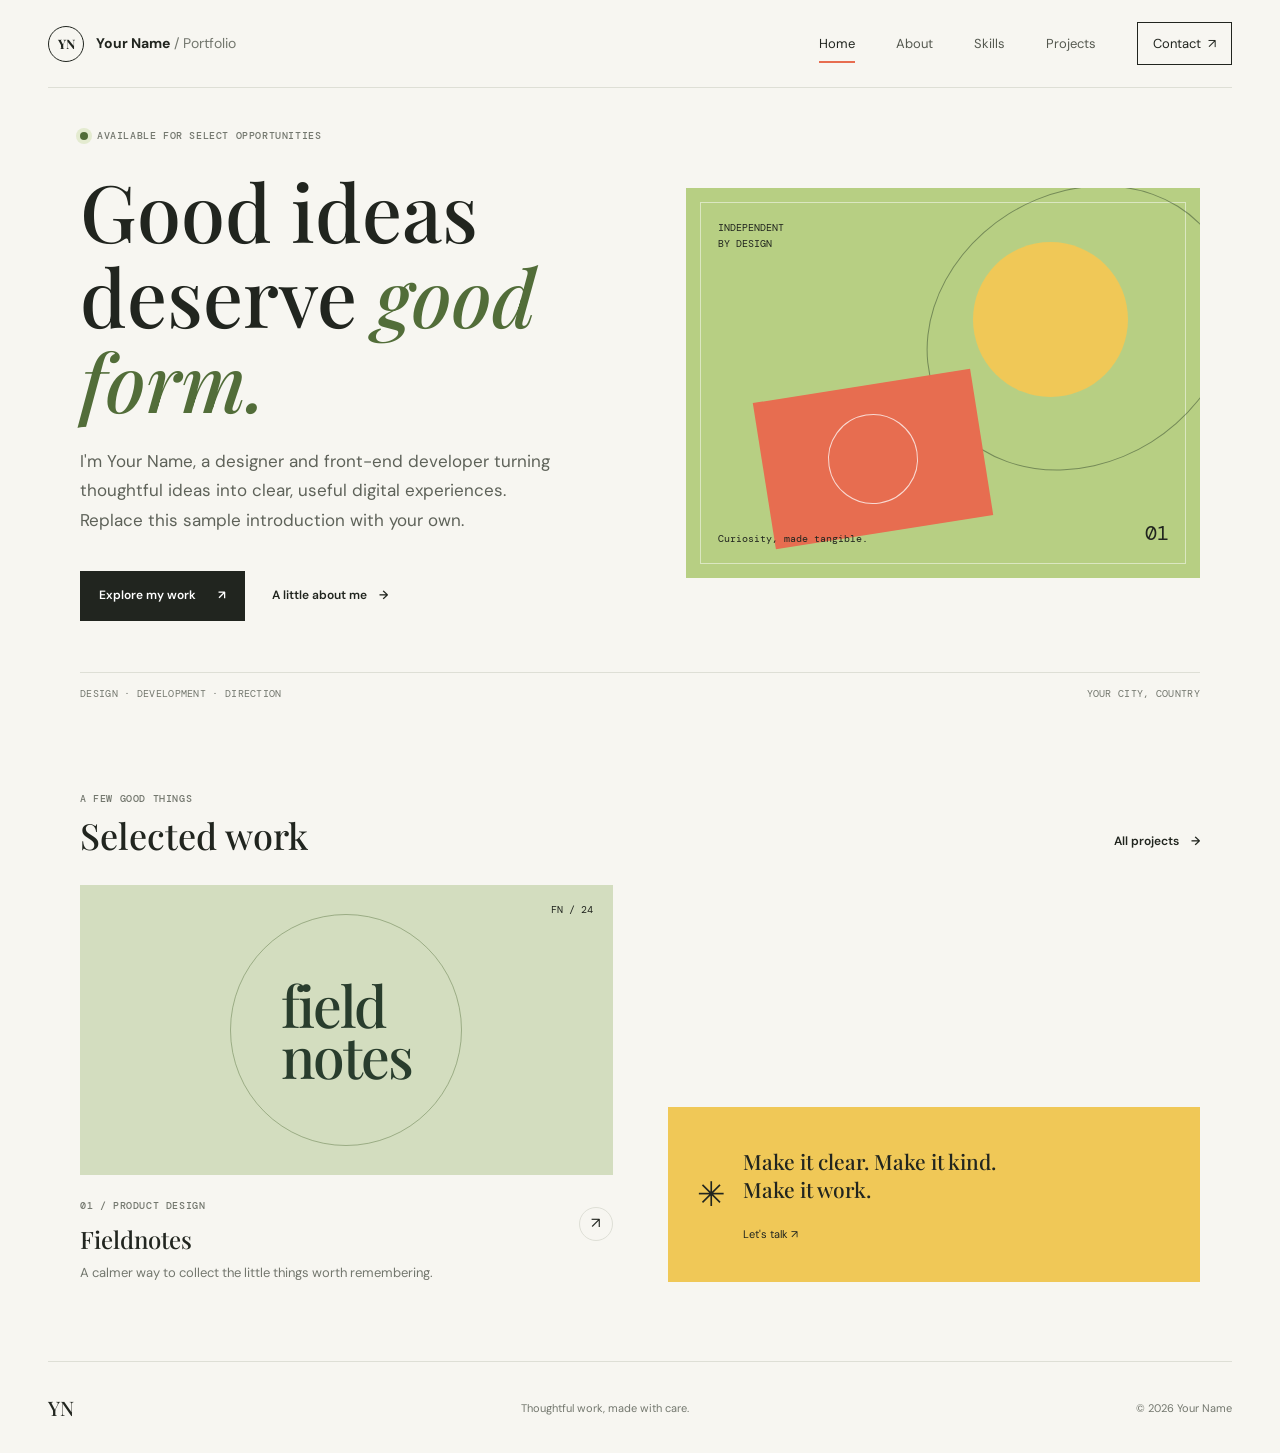
<file: index.html>
<!doctype html>
<html lang="en">
<head>
  <meta charset="utf-8">
  <meta name="viewport" content="width=device-width, initial-scale=1">
  <meta name="description" content="A replaceable sample portfolio for a designer and developer making useful things for people.">
  <title>Your Name | Portfolio</title>
  <link rel="stylesheet" href="style.css">
  <script src="script.js" defer></script>
</head>
<body>
  <a class="skip-link" href="#main">Skip to content</a>
  <header class="site-header">
    <a class="wordmark" href="index.html" aria-label="Your Name, home"><span class="wordmark-mark">YN</span><span>Your Name<span class="wordmark-detail"> / Portfolio</span></span></a>
    <button class="menu-toggle" type="button" aria-expanded="false" aria-controls="site-nav" aria-label="Open navigation"><span></span><span></span></button>
    <nav class="site-nav" id="site-nav" aria-label="Main navigation">
      <a href="index.html" aria-current="page">Home</a>
      <a href="about.html">About</a>
      <a href="skills.html">Skills</a>
      <a href="projects.html">Projects</a>
      <a class="nav-contact" href="contact.html">Contact <span aria-hidden="true">↗</span></a>
    </nav>
  </header>

  <main id="main">
    <section class="home-hero page-wrap">
      <div class="hero-copy">
        <p class="eyebrow"><span class="status-dot"></span> Available for select opportunities</p>
        <h1>Good ideas<br>deserve <em>good form.</em></h1>
        <p class="hero-intro">I'm Your Name, a designer and front-end developer turning thoughtful ideas into clear, useful digital experiences. Replace this sample introduction with your own.</p>
        <div class="hero-actions">
          <a class="button button-dark" href="projects.html">Explore my work <span aria-hidden="true">↗</span></a>
          <a class="text-link" href="about.html">A little about me <span aria-hidden="true">→</span></a>
        </div>
      </div>
      <div class="hero-art" aria-label="Abstract composition of colorful shapes" role="img">
        <div class="art-label">INDEPENDENT<br>BY DESIGN</div>
        <div class="art-sun"></div>
        <div class="art-orbit"></div>
        <div class="art-block"></div>
        <div class="art-number">01</div>
        <div class="art-caption">Curiosity, made tangible.</div>
      </div>
      <div class="hero-footnote"><span>DESIGN · DEVELOPMENT · DIRECTION</span><span>YOUR CITY, COUNTRY</span></div>
    </section>

    <section class="home-feature page-wrap" aria-labelledby="featured-heading">
      <div class="section-heading">
        <p class="eyebrow">A few good things</p>
        <h2 id="featured-heading">Selected work</h2>
        <a class="text-link" href="projects.html">All projects <span aria-hidden="true">→</span></a>
      </div>
      <a class="feature-project" href="projects.html#fieldnotes">
        <div class="feature-art feature-art-green"><span>field<br>notes</span><span class="feature-art-stamp">FN / 24</span></div>
        <div class="feature-meta"><div><span class="project-type">01 / PRODUCT DESIGN</span><h3>Fieldnotes</h3></div><span class="round-arrow" aria-hidden="true">↗</span></div>
        <p>A calmer way to collect the little things worth remembering.</p>
      </a>
      <div class="home-note"><span class="note-mark">✳</span><p>Make it clear. Make it kind. Make it work.</p><a href="contact.html" aria-label="Get in touch">Let's talk <span aria-hidden="true">↗</span></a></div>
    </section>
  </main>

  <footer class="site-footer"><a class="footer-mark" href="index.html">YN</a><p>Thoughtful work, made with care.</p><span>© <span data-year>2026</span> Your Name</span></footer>
</body>
</html>
</file>
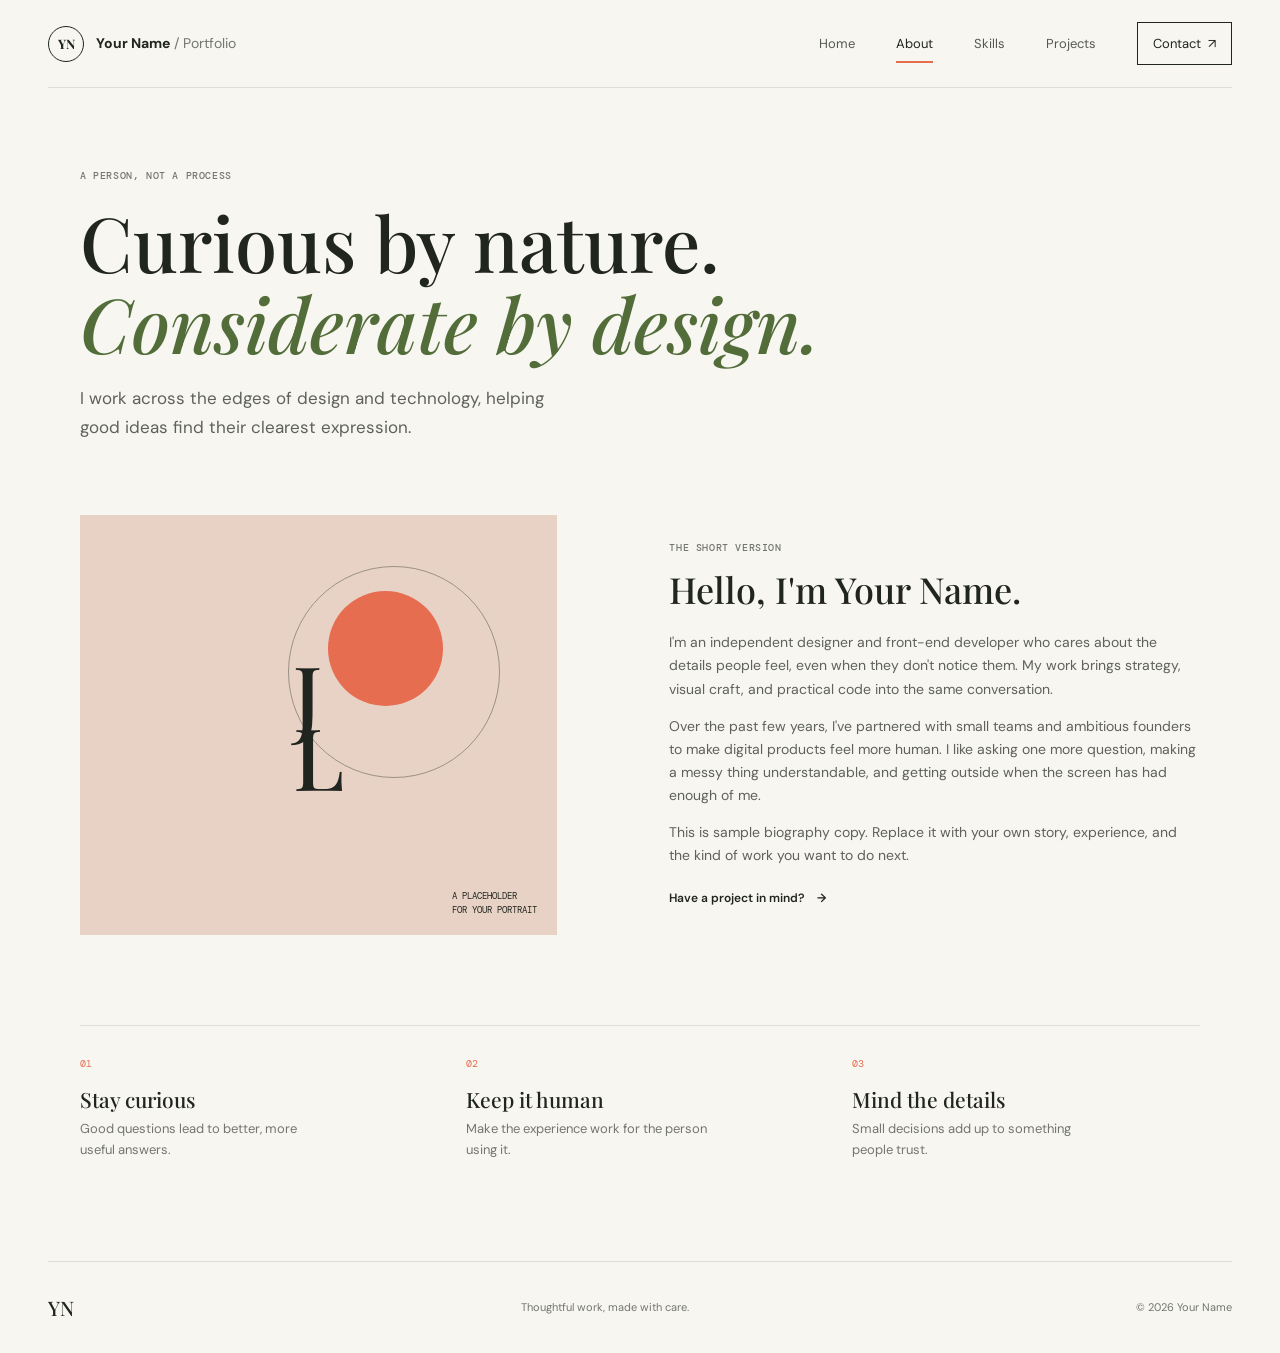
<file: about.html>
<!doctype html>
<html lang="en">
<head>
  <meta charset="utf-8">
  <meta name="viewport" content="width=device-width, initial-scale=1">
  <meta name="description" content="Meet the portfolio owner, an independent designer and front-end developer. Replace this sample copy with your own.">
  <title>About | Your Name</title>
  <link rel="stylesheet" href="style.css">
  <script src="script.js" defer></script>
</head>
<body>
  <a class="skip-link" href="#main">Skip to content</a>
  <header class="site-header">
    <a class="wordmark" href="index.html" aria-label="Your Name, home"><span class="wordmark-mark">YN</span><span>Your Name<span class="wordmark-detail"> / Portfolio</span></span></a>
    <button class="menu-toggle" type="button" aria-expanded="false" aria-controls="site-nav" aria-label="Open navigation"><span></span><span></span></button>
    <nav class="site-nav" id="site-nav" aria-label="Main navigation">
      <a href="index.html">Home</a><a href="about.html" aria-current="page">About</a><a href="skills.html">Skills</a><a href="projects.html">Projects</a><a class="nav-contact" href="contact.html">Contact <span aria-hidden="true">↗</span></a>
    </nav>
  </header>
  <main id="main" class="page-wrap inner-page">
    <div class="page-intro"><p class="eyebrow">A person, not a process</p><h1>Curious by nature.<br><em>Considerate by design.</em></h1><p class="lede">I work across the edges of design and technology, helping good ideas find their clearest expression.</p></div>
    <section class="about-layout" aria-labelledby="about-story">
      <div class="portrait-placeholder" role="img" aria-label="Portrait placeholder with abstract shapes"><span class="portrait-sun"></span><span class="portrait-lines">J<br>L</span><span class="portrait-caption">A PLACEHOLDER<br>FOR YOUR PORTRAIT</span></div>
      <div class="about-copy"><p class="eyebrow">The short version</p><h2 id="about-story">Hello, I'm Your Name.</h2><p>I'm an independent designer and front-end developer who cares about the details people feel, even when they don't notice them. My work brings strategy, visual craft, and practical code into the same conversation.</p><p>Over the past few years, I've partnered with small teams and ambitious founders to make digital products feel more human. I like asking one more question, making a messy thing understandable, and getting outside when the screen has had enough of me.</p><p>This is sample biography copy. Replace it with your own story, experience, and the kind of work you want to do next.</p><a class="text-link" href="contact.html">Have a project in mind? <span aria-hidden="true">→</span></a></div>
    </section>
    <section class="principles" aria-label="Working principles"><div><span>01</span><h3>Stay curious</h3><p>Good questions lead to better, more useful answers.</p></div><div><span>02</span><h3>Keep it human</h3><p>Make the experience work for the person using it.</p></div><div><span>03</span><h3>Mind the details</h3><p>Small decisions add up to something people trust.</p></div></section>
  </main>
  <footer class="site-footer"><a class="footer-mark" href="index.html">YN</a><p>Thoughtful work, made with care.</p><span>© <span data-year>2026</span> Your Name</span></footer>
</body>
</html>
</file>
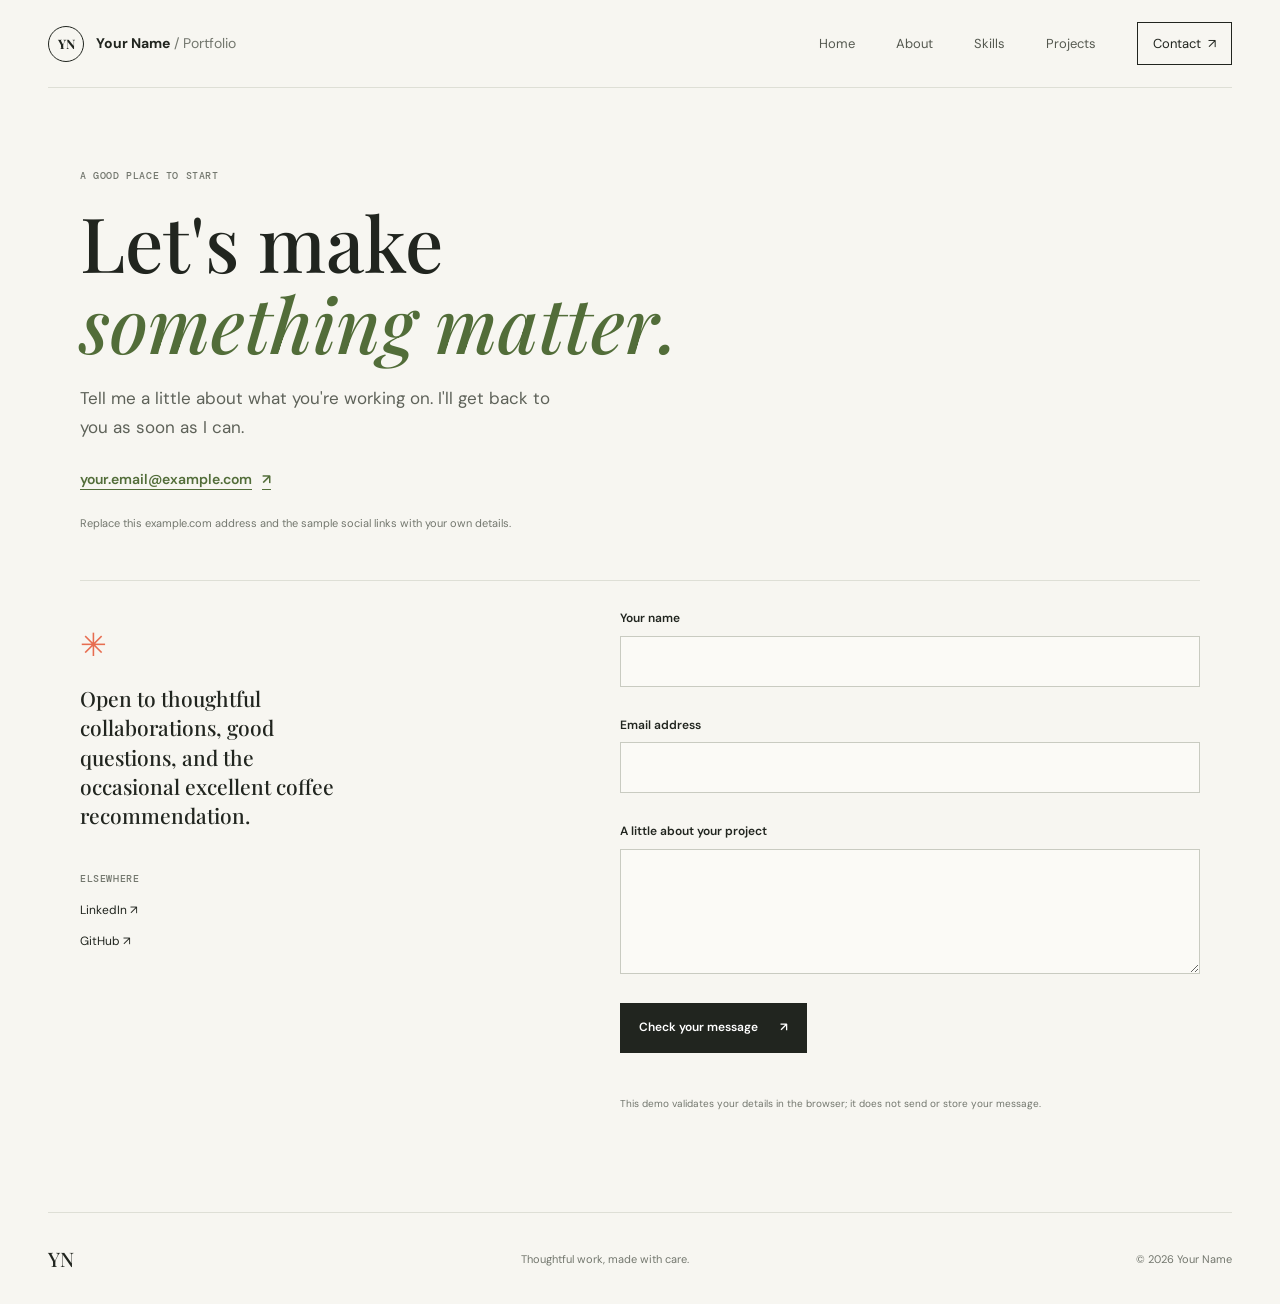
<file: contact.html>
<!doctype html>
<html lang="en">
<head>
  <meta charset="utf-8">
  <meta name="viewport" content="width=device-width, initial-scale=1">
  <meta name="description" content="Get in touch about a project or collaboration. Replace the sample contact details with your own.">
  <title>Contact | Your Name</title>
  <link rel="stylesheet" href="style.css">
  <script src="script.js" defer></script>
</head>
<body>
  <a class="skip-link" href="#main">Skip to content</a>
  <header class="site-header">
    <a class="wordmark" href="index.html" aria-label="Your Name, home"><span class="wordmark-mark">YN</span><span>Your Name<span class="wordmark-detail"> / Portfolio</span></span></a>
    <button class="menu-toggle" type="button" aria-expanded="false" aria-controls="site-nav" aria-label="Open navigation"><span></span><span></span></button>
    <nav class="site-nav" id="site-nav" aria-label="Main navigation">
      <a href="index.html">Home</a><a href="about.html">About</a><a href="skills.html">Skills</a><a href="projects.html">Projects</a><a class="nav-contact" href="contact.html" aria-current="page">Contact <span aria-hidden="true">↗</span></a>
    </nav>
  </header>
  <main id="main" class="page-wrap inner-page">
    <div class="page-intro contact-intro"><p class="eyebrow">A good place to start</p><h1>Let's make<br><em>something matter.</em></h1><p class="lede">Tell me a little about what you're working on. I'll get back to you as soon as I can.</p><a class="contact-email" href="mailto:your.email@example.com">your.email@example.com <span aria-hidden="true">↗</span></a><p class="sample-note">Replace this example.com address and the sample social links with your own details.</p></div>
    <section class="contact-layout" aria-label="Contact Jordan">
      <div class="contact-aside"><span class="contact-aside-mark">✳</span><p>Open to thoughtful collaborations, good questions, and the occasional excellent coffee recommendation.</p><div><span class="eyebrow">ELSEWHERE</span><a href="https://www.linkedin.com/" target="_blank" rel="noreferrer">LinkedIn <span aria-hidden="true">↗</span></a><a href="https://github.com/" target="_blank" rel="noreferrer">GitHub <span aria-hidden="true">↗</span></a></div></div>
      <form class="contact-form" id="contact-form" novalidate>
        <div class="form-field"><label for="name">Your name</label><input id="name" name="name" type="text" autocomplete="name" required aria-describedby="name-error"><span class="field-error" id="name-error"></span></div>
        <div class="form-field"><label for="email">Email address</label><input id="email" name="email" type="email" autocomplete="email" required aria-describedby="email-error"><span class="field-error" id="email-error"></span></div>
        <div class="form-field"><label for="message">A little about your project</label><textarea id="message" name="message" rows="4" required aria-describedby="message-error"></textarea><span class="field-error" id="message-error"></span></div>
        <button class="button button-dark" type="submit">Check your message <span aria-hidden="true">↗</span></button>
        <p class="form-status" id="form-status" role="status" aria-live="polite"></p>
        <p class="form-note">This demo validates your details in the browser; it does not send or store your message.</p>
      </form>
    </section>
  </main>
  <footer class="site-footer"><a class="footer-mark" href="index.html">YN</a><p>Thoughtful work, made with care.</p><span>© <span data-year>2026</span> Your Name</span></footer>
</body>
</html>
</file>
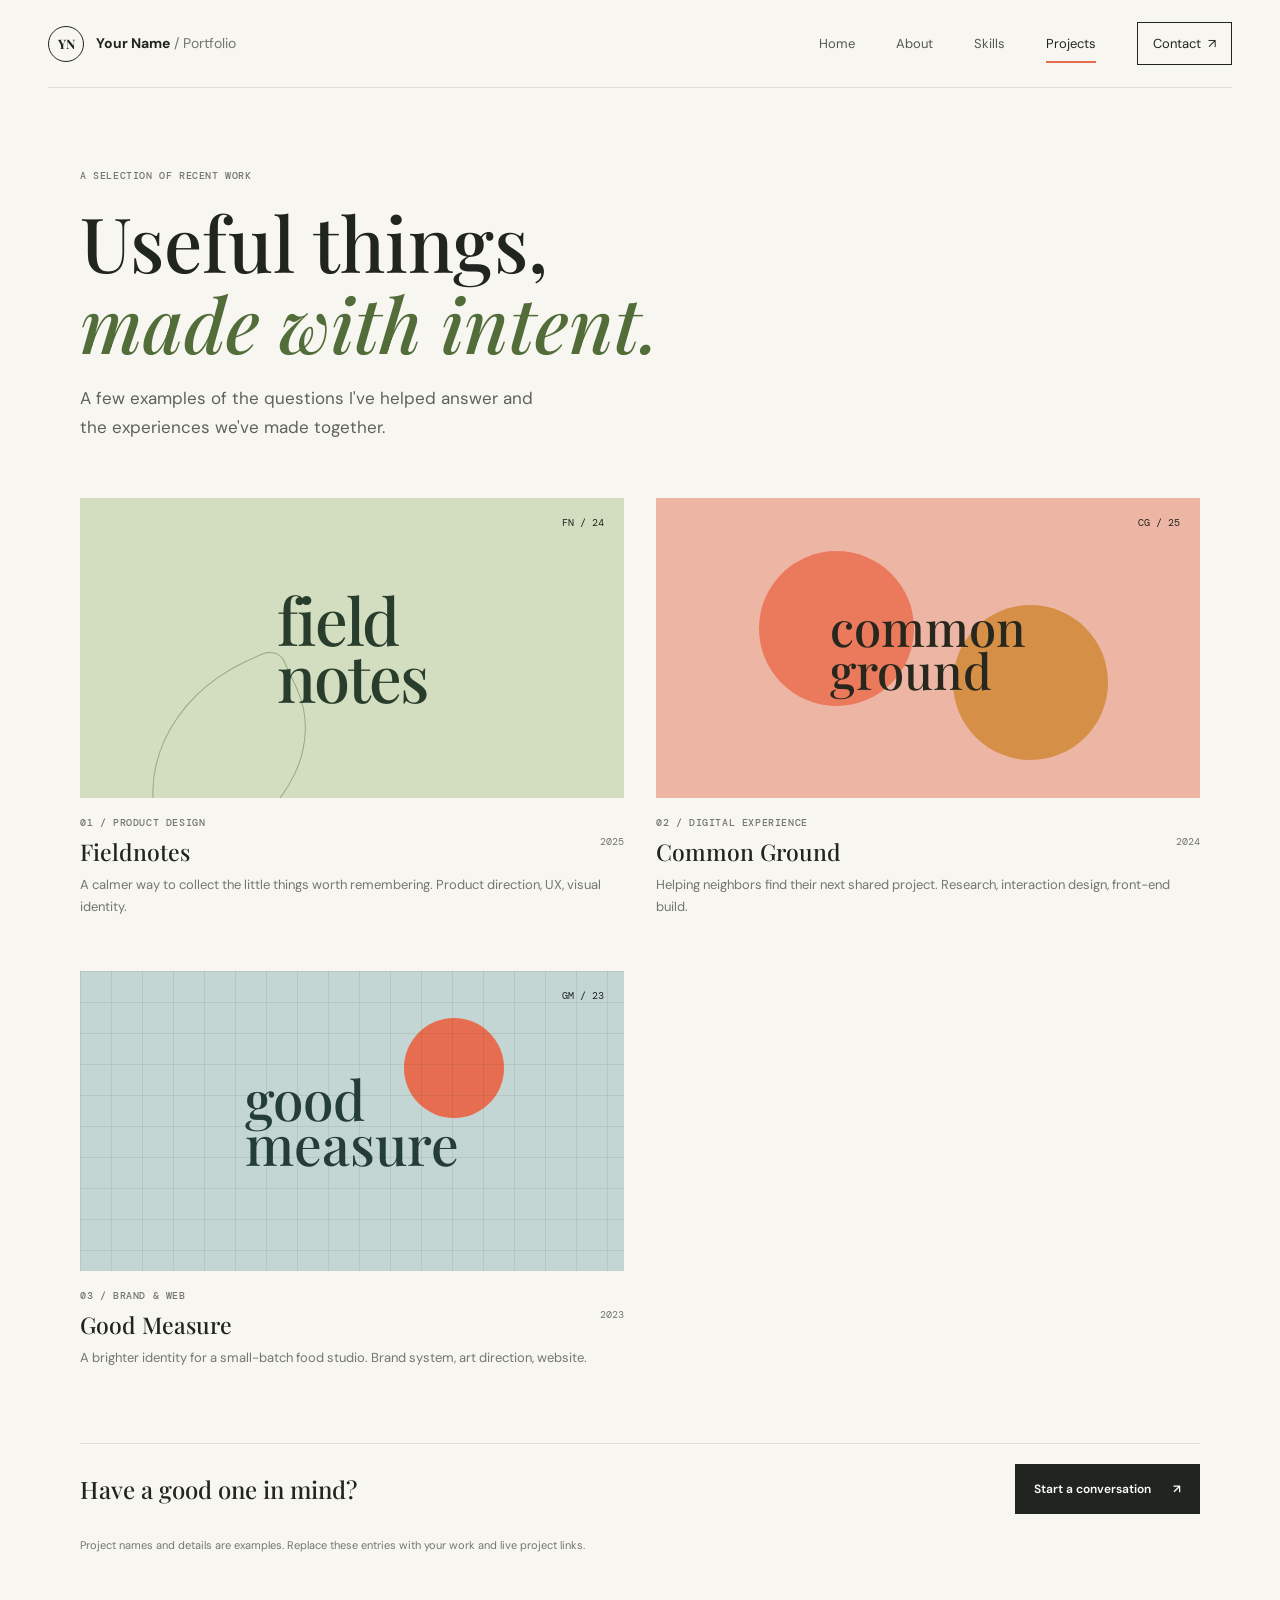
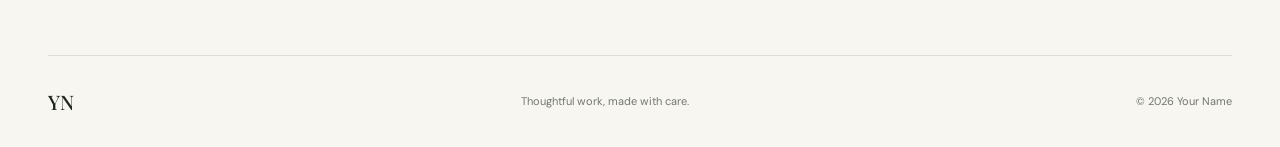
<file: projects.html>
<!doctype html>
<html lang="en">
<head>
  <meta charset="utf-8">
  <meta name="viewport" content="width=device-width, initial-scale=1">
  <meta name="description" content="Sample design and development projects for a replaceable personal portfolio.">
  <title>Projects | Your Name</title>
  <link rel="stylesheet" href="style.css">
  <script src="script.js" defer></script>
</head>
<body>
  <a class="skip-link" href="#main">Skip to content</a>
  <header class="site-header">
    <a class="wordmark" href="index.html" aria-label="Your Name, home"><span class="wordmark-mark">YN</span><span>Your Name<span class="wordmark-detail"> / Portfolio</span></span></a>
    <button class="menu-toggle" type="button" aria-expanded="false" aria-controls="site-nav" aria-label="Open navigation"><span></span><span></span></button>
    <nav class="site-nav" id="site-nav" aria-label="Main navigation">
      <a href="index.html">Home</a><a href="about.html">About</a><a href="skills.html">Skills</a><a href="projects.html" aria-current="page">Projects</a><a class="nav-contact" href="contact.html">Contact <span aria-hidden="true">↗</span></a>
    </nav>
  </header>
  <main id="main" class="page-wrap inner-page">
    <div class="page-intro project-intro"><p class="eyebrow">A selection of recent work</p><h1>Useful things,<br><em>made with intent.</em></h1><p class="lede">A few examples of the questions I've helped answer and the experiences we've made together.</p></div>
    <section class="project-grid" aria-label="Selected projects">
      <article class="project-card" id="fieldnotes"><a class="project-visual visual-fieldnotes" href="contact.html" aria-label="Ask about the Fieldnotes project"><span class="visual-title">field<br>notes</span><span class="visual-corner">FN / 24</span><span class="visual-plant" aria-hidden="true"></span></a><div class="project-card-meta"><div><p class="project-type">01 / PRODUCT DESIGN</p><h2>Fieldnotes</h2></div><span>2025</span></div><p class="project-description">A calmer way to collect the little things worth remembering. Product direction, UX, visual identity.</p></article>
      <article class="project-card" id="common-ground"><a class="project-visual visual-common" href="contact.html" aria-label="Ask about the Common Ground project"><span class="common-shape common-shape-one"></span><span class="common-shape common-shape-two"></span><span class="common-title">common<br>ground</span><span class="visual-corner">CG / 25</span></a><div class="project-card-meta"><div><p class="project-type">02 / DIGITAL EXPERIENCE</p><h2>Common Ground</h2></div><span>2024</span></div><p class="project-description">Helping neighbors find their next shared project. Research, interaction design, front-end build.</p></article>
      <article class="project-card" id="good-measure"><a class="project-visual visual-measure" href="contact.html" aria-label="Ask about the Good Measure project"><span class="measure-sun"></span><span class="measure-word">good<br>measure</span><span class="measure-grid" aria-hidden="true"></span><span class="visual-corner">GM / 23</span></a><div class="project-card-meta"><div><p class="project-type">03 / BRAND &amp; WEB</p><h2>Good Measure</h2></div><span>2023</span></div><p class="project-description">A brighter identity for a small-batch food studio. Brand system, art direction, website.</p></article>
    </section>
    <div class="projects-cta"><p>Have a good one in mind?</p><a class="button button-dark" href="contact.html">Start a conversation <span aria-hidden="true">↗</span></a></div>
    <p class="sample-note">Project names and details are examples. Replace these entries with your work and live project links.</p>
  </main>
  <footer class="site-footer"><a class="footer-mark" href="index.html">YN</a><p>Thoughtful work, made with care.</p><span>© <span data-year>2026</span> Your Name</span></footer>
</body>
</html>
</file>
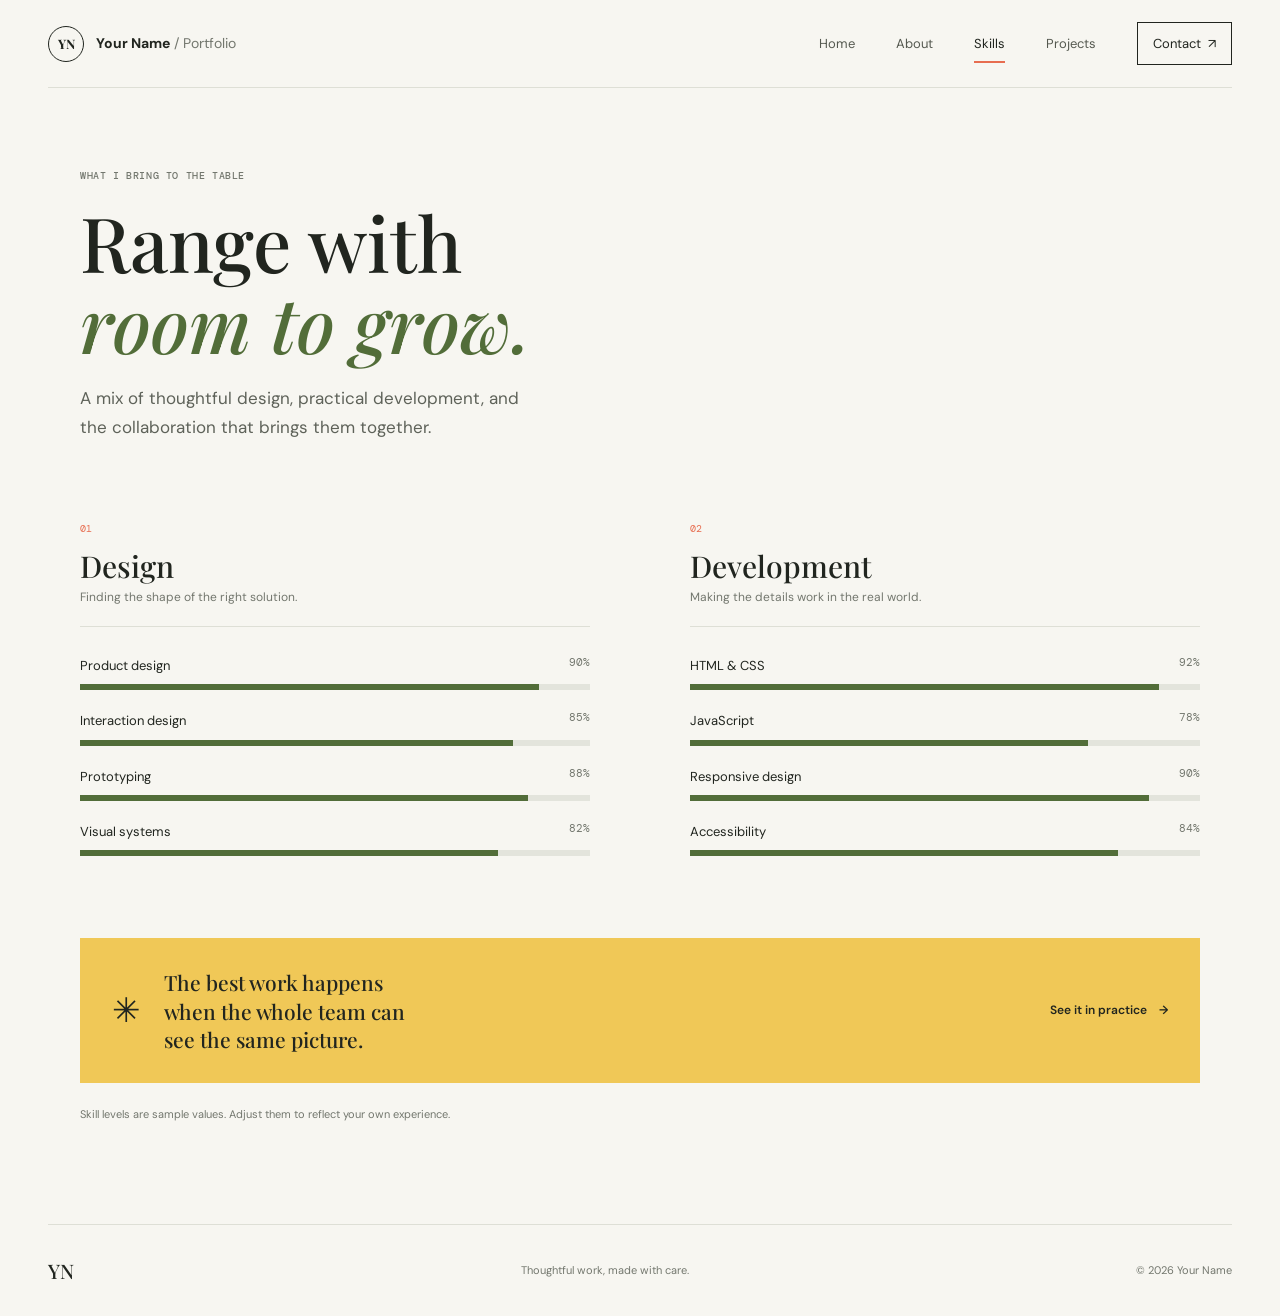
<file: skills.html>
<!doctype html>
<html lang="en">
<head>
  <meta charset="utf-8">
  <meta name="viewport" content="width=device-width, initial-scale=1">
  <meta name="description" content="Sample design and development skills for a replaceable personal portfolio.">
  <title>Skills | Your Name</title>
  <link rel="stylesheet" href="style.css">
  <script src="script.js" defer></script>
</head>
<body>
  <a class="skip-link" href="#main">Skip to content</a>
  <header class="site-header">
    <a class="wordmark" href="index.html" aria-label="Your Name, home"><span class="wordmark-mark">YN</span><span>Your Name<span class="wordmark-detail"> / Portfolio</span></span></a>
    <button class="menu-toggle" type="button" aria-expanded="false" aria-controls="site-nav" aria-label="Open navigation"><span></span><span></span></button>
    <nav class="site-nav" id="site-nav" aria-label="Main navigation">
      <a href="index.html">Home</a><a href="about.html">About</a><a href="skills.html" aria-current="page">Skills</a><a href="projects.html">Projects</a><a class="nav-contact" href="contact.html">Contact <span aria-hidden="true">↗</span></a>
    </nav>
  </header>
  <main id="main" class="page-wrap inner-page">
    <div class="page-intro"><p class="eyebrow">What I bring to the table</p><h1>Range with<br><em>room to grow.</em></h1><p class="lede">A mix of thoughtful design, practical development, and the collaboration that brings them together.</p></div>
    <section class="skills-layout" aria-label="Skill levels">
      <div class="skill-group"><div class="skill-heading"><span>01</span><h2>Design</h2><p>Finding the shape of the right solution.</p></div>
        <div class="skill-row"><div><span>Product design</span><span>90%</span></div><progress max="100" value="90" aria-label="Product design, 90 percent">90%</progress></div>
        <div class="skill-row"><div><span>Interaction design</span><span>85%</span></div><progress max="100" value="85" aria-label="Interaction design, 85 percent">85%</progress></div>
        <div class="skill-row"><div><span>Prototyping</span><span>88%</span></div><progress max="100" value="88" aria-label="Prototyping, 88 percent">88%</progress></div>
        <div class="skill-row"><div><span>Visual systems</span><span>82%</span></div><progress max="100" value="82" aria-label="Visual systems, 82 percent">82%</progress></div>
      </div>
      <div class="skill-group"><div class="skill-heading"><span>02</span><h2>Development</h2><p>Making the details work in the real world.</p></div>
        <div class="skill-row"><div><span>HTML &amp; CSS</span><span>92%</span></div><progress max="100" value="92" aria-label="HTML and CSS, 92 percent">92%</progress></div>
        <div class="skill-row"><div><span>JavaScript</span><span>78%</span></div><progress max="100" value="78" aria-label="JavaScript, 78 percent">78%</progress></div>
        <div class="skill-row"><div><span>Responsive design</span><span>90%</span></div><progress max="100" value="90" aria-label="Responsive design, 90 percent">90%</progress></div>
        <div class="skill-row"><div><span>Accessibility</span><span>84%</span></div><progress max="100" value="84" aria-label="Accessibility, 84 percent">84%</progress></div>
      </div>
      <aside class="skills-note"><span class="note-mark">✳</span><p>The best work happens when the whole team can see the same picture.</p><a href="projects.html" class="text-link">See it in practice <span aria-hidden="true">→</span></a></aside>
    </section>
    <p class="sample-note">Skill levels are sample values. Adjust them to reflect your own experience.</p>
  </main>
  <footer class="site-footer"><a class="footer-mark" href="index.html">YN</a><p>Thoughtful work, made with care.</p><span>© <span data-year>2026</span> Your Name</span></footer>
</body>
</html>
</file>
<file: style.css>
@import url('https://fonts.googleapis.com/css2?family=DM+Mono:wght@400;500&family=DM+Sans:wght@400;500;600;700&family=Playfair+Display:ital,wght@0,500;0,600;1,500;1,600&display=swap');

:root {
  color-scheme: light;
  --paper: #f7f6f1;
  --ink: #21251f;
  --muted: #73776e;
  --line: #dedfd6;
  --green: #b7cf83;
  --green-deep: #526d39;
  --coral: #e76d50;
  --yellow: #f0c857;
  --serif: 'Playfair Display', Georgia, serif;
  --sans: 'DM Sans', 'Segoe UI', sans-serif;
  --mono: 'DM Mono', Consolas, monospace;
}

* { box-sizing: border-box; }
html { scroll-behavior: smooth; }
body { margin: 0; background: var(--paper); color: var(--ink); font-family: var(--sans); font-size: 15px; line-height: 1.65; }
a { color: inherit; }
button, input, textarea { font: inherit; }
a:focus-visible, button:focus-visible, input:focus-visible, textarea:focus-visible { outline: 3px solid var(--coral); outline-offset: 4px; }
.skip-link { position: absolute; z-index: 20; top: 8px; left: 8px; transform: translateY(-160%); background: var(--ink); color: white; padding: 10px 14px; }
.skip-link:focus { transform: translateY(0); }
.site-header { width: min(1240px, calc(100% - 96px)); height: 88px; margin: auto; display: flex; align-items: center; justify-content: space-between; border-bottom: 1px solid var(--line); }
.wordmark { display: flex; align-items: center; gap: 12px; text-decoration: none; font-weight: 700; font-size: 14px; }
.wordmark-mark { display: grid; width: 36px; aspect-ratio: 1; place-items: center; border: 1px solid var(--ink); border-radius: 50%; font-family: var(--serif); font-size: 13px; }
.wordmark-detail { color: var(--muted); font-weight: 400; }
.site-nav { display: flex; align-items: center; gap: clamp(20px, 3.2vw, 46px); }
.site-nav a { position: relative; text-decoration: none; color: #555950; font-size: 13px; transition: color .2s ease; }
.site-nav a:hover, .site-nav a[aria-current="page"] { color: var(--ink); }
.site-nav a[aria-current="page"]::after { position: absolute; right: 0; bottom: -9px; left: 0; height: 2px; background: var(--coral); content: ''; }
.site-nav .nav-contact { padding: 10px 15px; border: 1px solid var(--ink); color: var(--ink); }
.site-nav .nav-contact::after { display: none; }
.nav-contact span { margin-left: 4px; }
.menu-toggle { display: none; }
.page-wrap { width: min(1120px, calc(100% - 96px)); margin-inline: auto; }
.home-hero { position: relative; min-height: 590px; display: grid; grid-template-columns: 1fr .92fr; align-items: center; gap: 48px; padding-top: 40px; padding-bottom: 75px; }
.hero-copy { position: relative; z-index: 1; padding-bottom: 18px; }
.eyebrow, .project-type { margin: 0; color: var(--muted); font: 500 10px/1.5 var(--mono); letter-spacing: .06em; text-transform: uppercase; }
.hero-copy .eyebrow { display: flex; align-items: center; gap: 9px; }
.status-dot { width: 8px; height: 8px; background: var(--green-deep); border-radius: 50%; box-shadow: 0 0 0 4px #b7cf834d; }
h1, h2, h3, p { margin-top: 0; }
h1 { margin-bottom: 24px; font: 500 clamp(54px, 6.2vw, 82px)/1.07 var(--serif); letter-spacing: 0; }
h1 em { color: var(--green-deep); font-weight: 500; }
.hero-copy h1 { margin-top: 25px; }
.hero-intro, .lede { max-width: 470px; color: #5e6259; font-size: 17px; line-height: 1.75; }
.hero-actions { display: flex; align-items: center; gap: 27px; margin-top: 35px; }
.button { min-height: 50px; display: inline-flex; align-items: center; justify-content: center; gap: 22px; padding: 0 19px; border: 0; text-decoration: none; font-size: 12px; font-weight: 600; cursor: pointer; transition: background .2s ease, transform .2s ease; }
.button:hover { transform: translateY(-2px); }
.button-dark { background: var(--ink); color: white; }
.button-dark:hover { background: var(--green-deep); }
.text-link { display: inline-flex; align-items: center; gap: 12px; text-decoration: none; font-size: 12px; font-weight: 600; }
.text-link span, .contact-email span { transition: transform .2s ease; }
.text-link:hover span, .contact-email:hover span { transform: translateX(4px); }
.hero-art { position: relative; height: 390px; overflow: hidden; background: var(--green); }
.hero-art::before { position: absolute; inset: 14px; border: 1px solid #ffffff80; content: ''; }
.art-sun { position: absolute; top: 54px; right: 14%; width: 155px; aspect-ratio: 1; border-radius: 50%; background: var(--yellow); }
.art-orbit { position: absolute; top: 5px; right: -40px; width: 320px; height: 270px; border: 1px solid #33472c80; border-radius: 50%; transform: rotate(-32deg); }
.art-block { position: absolute; bottom: 45px; left: 15%; width: 220px; height: 148px; background: var(--coral); transform: rotate(-9deg); }
.art-block::after { position: absolute; top: 50%; left: 50%; width: 88px; height: 88px; border: 1px solid #ffffffbd; border-radius: 50%; content: ''; transform: translate(-50%, -50%); }
.art-label, .art-number, .art-caption { position: absolute; z-index: 1; font-family: var(--mono); font-size: 10px; line-height: 1.55; }
.art-label { top: 32px; left: 32px; }
.art-number { right: 31px; bottom: 29px; font-size: 20px; }
.art-caption { bottom: 32px; left: 32px; }
.hero-footnote { position: absolute; right: 0; bottom: 0; left: 0; display: flex; justify-content: space-between; padding: 14px 0; border-top: 1px solid var(--line); color: var(--muted); font: 10px var(--mono); letter-spacing: .03em; }
.home-feature { padding-top: 77px; padding-bottom: 78px; display: grid; grid-template-columns: 1fr 1fr; column-gap: 55px; }
.section-heading { grid-column: 1 / -1; display: grid; grid-template-columns: 1fr auto; align-items: end; margin-bottom: 28px; }
.section-heading .eyebrow { grid-column: 1 / -1; margin-bottom: 8px; }
.section-heading h2 { margin: 0; font: 500 36px/1.2 var(--serif); }
.section-heading .text-link { margin-bottom: 5px; }
.feature-project { text-decoration: none; }
.feature-art { position: relative; height: 290px; overflow: hidden; display: grid; place-items: center; }
.feature-art-green { background: #d3ddbf; }
.feature-art-green > span:first-child { z-index: 1; color: #293d2d; font: 500 57px/.9 var(--serif); letter-spacing: -2px; }
.feature-art-stamp { position: absolute; top: 18px; right: 20px; font: 10px var(--mono); }
.feature-art::before { position: absolute; width: 230px; height: 230px; border: 1px solid #526d3970; border-radius: 50%; content: ''; }
.feature-meta, .project-card-meta { display: flex; align-items: center; justify-content: space-between; margin-top: 17px; }
.feature-meta h3, .project-card-meta h2 { margin: 6px 0 0; font: 500 24px var(--serif); }
.round-arrow { width: 34px; height: 34px; display: grid; place-items: center; border: 1px solid var(--line); border-radius: 50%; transition: background .2s ease; }
.feature-project:hover .round-arrow { background: var(--green); }
.feature-project > p, .project-description { margin: 7px 0 0; color: var(--muted); font-size: 13px; }
.home-note { align-self: end; min-height: 175px; display: grid; grid-template-columns: auto 1fr; align-items: center; gap: 0 18px; margin-bottom: 1px; padding: 29px; background: var(--yellow); }
.note-mark { grid-row: span 2; font-size: 34px; }
.home-note p, .skills-note p { max-width: 270px; margin: 0; font: 500 21px/1.35 var(--serif); }
.home-note a { grid-column: 2; justify-self: start; font-size: 11px; text-decoration: none; }
.site-footer { width: min(1240px, calc(100% - 96px)); min-height: 92px; margin: auto; border-top: 1px solid var(--line); display: flex; align-items: center; justify-content: space-between; gap: 20px; color: var(--muted); font-size: 11px; }
.site-footer p { margin: 0; }
.footer-mark { color: var(--ink); font: 500 20px var(--serif); text-decoration: none; }
.footer-mark span { margin-left: 2px; font: 9px var(--sans); vertical-align: top; }
.inner-page { min-height: calc(100vh - 180px); padding-top: 80px; padding-bottom: 100px; }
.page-intro { max-width: 760px; margin-bottom: 72px; }
.page-intro h1 { margin: 18px 0 20px; font-size: clamp(54px, 6vw, 76px); }
.page-intro .lede { margin-bottom: 0; }
.about-layout { display: grid; grid-template-columns: .9fr 1fr; align-items: center; gap: 10%; }
.portrait-placeholder { position: relative; min-height: 420px; overflow: hidden; display: grid; place-items: center; background: #e7d2c5; }
.portrait-placeholder::before { position: absolute; top: 12%; right: 12%; width: 210px; height: 210px; border: 1px solid #21251f60; border-radius: 50%; content: ''; }
.portrait-sun { position: absolute; top: 18%; right: 24%; width: 115px; aspect-ratio: 1; border-radius: 50%; background: var(--coral); }
.portrait-lines { z-index: 1; color: var(--ink); font: 500 86px/.72 var(--serif); }
.portrait-caption { position: absolute; right: 20px; bottom: 18px; font: 9px/1.5 var(--mono); }
.about-copy h2 { margin: 10px 0 18px; font: 500 36px var(--serif); }
.about-copy > p:not(.eyebrow) { color: #5e6259; font-size: 14px; }
.about-copy .text-link { margin-top: 8px; }
.principles { display: grid; grid-template-columns: repeat(3, 1fr); gap: 38px; margin-top: 90px; padding-top: 24px; border-top: 1px solid var(--line); }
.principles > div > span, .skill-heading > span { color: var(--coral); font: 10px var(--mono); }
.principles h3 { margin: 10px 0 5px; font: 500 21px var(--serif); }
.principles p { max-width: 250px; margin: 0; color: var(--muted); font-size: 13px; }
.skills-layout { display: grid; grid-template-columns: 1fr 1fr; gap: 62px 9%; }
.skill-heading { position: relative; margin-bottom: 28px; padding-bottom: 18px; border-bottom: 1px solid var(--line); }
.skill-heading h2 { margin: 6px 0 2px; font: 500 30px var(--serif); }
.skill-heading p { margin: 0; color: var(--muted); font-size: 12px; }
.skill-row { margin: 20px 0; }
.skill-row > div { display: flex; justify-content: space-between; gap: 20px; margin-bottom: 8px; font-size: 13px; }
.skill-row > div span:last-child { color: var(--muted); font: 11px var(--mono); }
.skill-row progress { width: 100%; height: 6px; display: block; border: 0; border-radius: 0; background: #e3e4dc; }
.skill-row progress::-webkit-progress-bar { background: #e3e4dc; }
.skill-row progress::-webkit-progress-value { background: var(--green-deep); }
.skill-row progress::-moz-progress-bar { background: var(--green-deep); }
.skills-note { grid-column: 1 / -1; min-height: 145px; display: flex; align-items: center; gap: 24px; padding: 25px 32px; background: var(--yellow); }
.skills-note .note-mark { flex: 0 0 auto; }
.skills-note .text-link { margin-left: auto; }
.sample-note { margin: 22px 0 0; color: var(--muted); font-size: 11px; }
.project-intro { margin-bottom: 55px; }
.project-grid { display: grid; grid-template-columns: repeat(2, 1fr); gap: 54px 32px; }
.project-card:nth-child(3) { grid-column: 1 / 2; }
.project-visual { position: relative; min-height: 300px; display: grid; place-items: center; overflow: hidden; text-decoration: none; }
.visual-fieldnotes { background: #d3ddbf; }
.visual-title { z-index: 1; font: 500 65px/.88 var(--serif); color: #293d2d; letter-spacing: -2px; }
.visual-corner { position: absolute; top: 18px; right: 20px; z-index: 2; font: 10px var(--mono); }
.visual-plant { position: absolute; bottom: -35px; left: 10%; width: 185px; height: 155px; border: 1px solid #526d3975; border-radius: 80% 10% 70% 20%; transform: rotate(-25deg); }
.visual-common { background: #edb5a4; }
.common-shape { position: absolute; width: 155px; height: 155px; border-radius: 50%; }
.common-shape-one { top: 53px; left: 19%; background: #eb795b; }
.common-shape-two { right: 17%; bottom: 38px; background: #e6ca6d; mix-blend-mode: multiply; }
.common-title { z-index: 1; color: #27271e; font: 500 49px/.88 var(--serif); }
.visual-measure { background: #c3d6d3; }
.measure-grid { position: absolute; inset: 0; background-image: linear-gradient(#21251f15 1px, transparent 1px), linear-gradient(90deg, #21251f15 1px, transparent 1px); background-size: 31px 31px; }
.measure-sun { position: absolute; top: 47px; right: 22%; width: 100px; height: 100px; border-radius: 50%; background: var(--coral); }
.measure-word { z-index: 1; color: #253d38; font: 500 55px/.82 var(--serif); }
.project-card-meta > span { color: var(--muted); font: 10px var(--mono); }
.project-card-meta h2 { font-size: 23px; }
.projects-cta { display: flex; justify-content: space-between; align-items: center; margin-top: 75px; padding-top: 20px; border-top: 1px solid var(--line); }
.projects-cta p { margin: 0; font: 500 24px var(--serif); }
.contact-intro { margin-bottom: 48px; }
.contact-email { display: inline-flex; gap: 10px; margin-top: 25px; color: var(--green-deep); font-size: 14px; font-weight: 600; text-decoration-thickness: 1px; text-underline-offset: 5px; }
.contact-layout { display: grid; grid-template-columns: .7fr 1fr; gap: 12%; padding-top: 28px; border-top: 1px solid var(--line); }
.contact-aside { padding-top: 10px; }
.contact-aside-mark { color: var(--coral); font-size: 32px; }
.contact-aside > p { max-width: 275px; margin: 12px 0 40px; font: 500 21px/1.4 var(--serif); }
.contact-aside > div { display: grid; justify-items: start; gap: 11px; }
.contact-aside > div .eyebrow { margin-bottom: 4px; }
.contact-aside > div a { font-size: 12px; text-decoration: none; }
.contact-form { display: grid; gap: 22px; }
.form-field { display: grid; gap: 7px; }
.form-field label { font-size: 12px; font-weight: 600; }
.form-field input, .form-field textarea { width: 100%; padding: 12px 13px; border: 1px solid #c9cbc1; border-radius: 0; background: #fbfaf6; color: var(--ink); }
.form-field textarea { resize: vertical; }
.form-field input[aria-invalid="true"], .form-field textarea[aria-invalid="true"] { border-color: #b94731; }
.field-error { min-height: 0; color: #a63c29; font-size: 11px; }
.field-error:not(:empty) { min-height: 16px; }
.contact-form .button { justify-self: start; }
.form-status { min-height: 22px; margin: -10px 0 0; font-size: 12px; }
.form-status.is-error { color: #a63c29; }
.form-status.is-success { color: var(--green-deep); }
.form-note { margin: -13px 0 0; color: var(--muted); font-size: 10px; }

@media (max-width: 760px) {
  .site-header, .site-footer { width: calc(100% - 40px); }
  .site-header { height: 72px; }
  .wordmark-detail { display: none; }
  .menu-toggle { width: 42px; height: 42px; display: grid; align-content: center; justify-items: center; gap: 5px; border: 1px solid var(--line); background: transparent; cursor: pointer; }
  .menu-toggle span { width: 16px; height: 1px; background: var(--ink); transition: transform .2s ease; }
  .menu-toggle[aria-expanded="true"] span:first-child { transform: translateY(3px) rotate(45deg); }
  .menu-toggle[aria-expanded="true"] span:last-child { transform: translateY(-3px) rotate(-45deg); }
  .site-nav { position: absolute; z-index: 5; top: 71px; right: 20px; left: 20px; display: none; align-items: stretch; gap: 0; padding: 8px 18px 15px; border: 1px solid var(--line); background: var(--paper); }
  .site-nav.is-open { display: grid; }
  .site-nav a { padding: 12px 0; border-bottom: 1px solid var(--line); }
  .site-nav a[aria-current="page"]::after { display: none; }
  .site-nav .nav-contact { justify-self: start; margin-top: 10px; padding: 9px 13px; border: 1px solid var(--ink); }
  .page-wrap { width: calc(100% - 40px); }
  .home-hero { min-height: auto; grid-template-columns: 1fr; gap: 32px; padding-top: 66px; padding-bottom: 77px; }
  .hero-copy { padding: 0; }
  h1 { font-size: clamp(50px, 12vw, 68px); }
  .hero-intro, .lede { font-size: 15px; }
  .hero-art { height: min(340px, 78vw); }
  .art-sun { width: 125px; }
  .art-block { width: 180px; height: 125px; }
  .hero-footnote { gap: 12px; font-size: 8px; }
  .hero-footnote span:last-child { text-align: right; }
  .home-feature { grid-template-columns: 1fr; gap: 28px; padding-top: 55px; padding-bottom: 55px; }
  .section-heading { grid-template-columns: 1fr auto; }
  .section-heading h2 { font-size: 31px; }
  .feature-art { height: 250px; }
  .home-note { min-height: 145px; }
  .site-footer { min-height: 82px; flex-wrap: wrap; justify-content: space-between; gap: 0 15px; padding: 16px 0; }
  .site-footer p { order: 3; width: 100%; }
  .inner-page { min-height: auto; padding-top: 58px; padding-bottom: 68px; }
  .page-intro { margin-bottom: 48px; }
  .page-intro h1 { font-size: clamp(48px, 11vw, 66px); }
  .about-layout, .contact-layout { grid-template-columns: 1fr; gap: 35px; }
  .portrait-placeholder { min-height: 320px; }
  .principles { grid-template-columns: 1fr; gap: 24px; margin-top: 55px; }
  .skills-layout { grid-template-columns: 1fr; gap: 40px; }
  .skills-note { grid-column: auto; align-items: flex-start; flex-wrap: wrap; gap: 14px; padding: 22px; }
  .skills-note p { flex: 1; min-width: 180px; }
  .skills-note .text-link { margin: 0 0 0 48px; }
  .project-grid { grid-template-columns: 1fr; gap: 38px; }
  .project-card:nth-child(3) { grid-column: auto; }
  .project-visual { min-height: 260px; }
  .projects-cta { align-items: flex-start; gap: 20px; flex-direction: column; margin-top: 52px; }
  .contact-layout { gap: 30px; }
  .contact-aside > p { margin-bottom: 25px; }
}

@media (prefers-reduced-motion: reduce) {
  *, *::before, *::after { scroll-behavior: auto !important; transition-duration: .01ms !important; animation-duration: .01ms !important; animation-iteration-count: 1 !important; }
}
</file>
